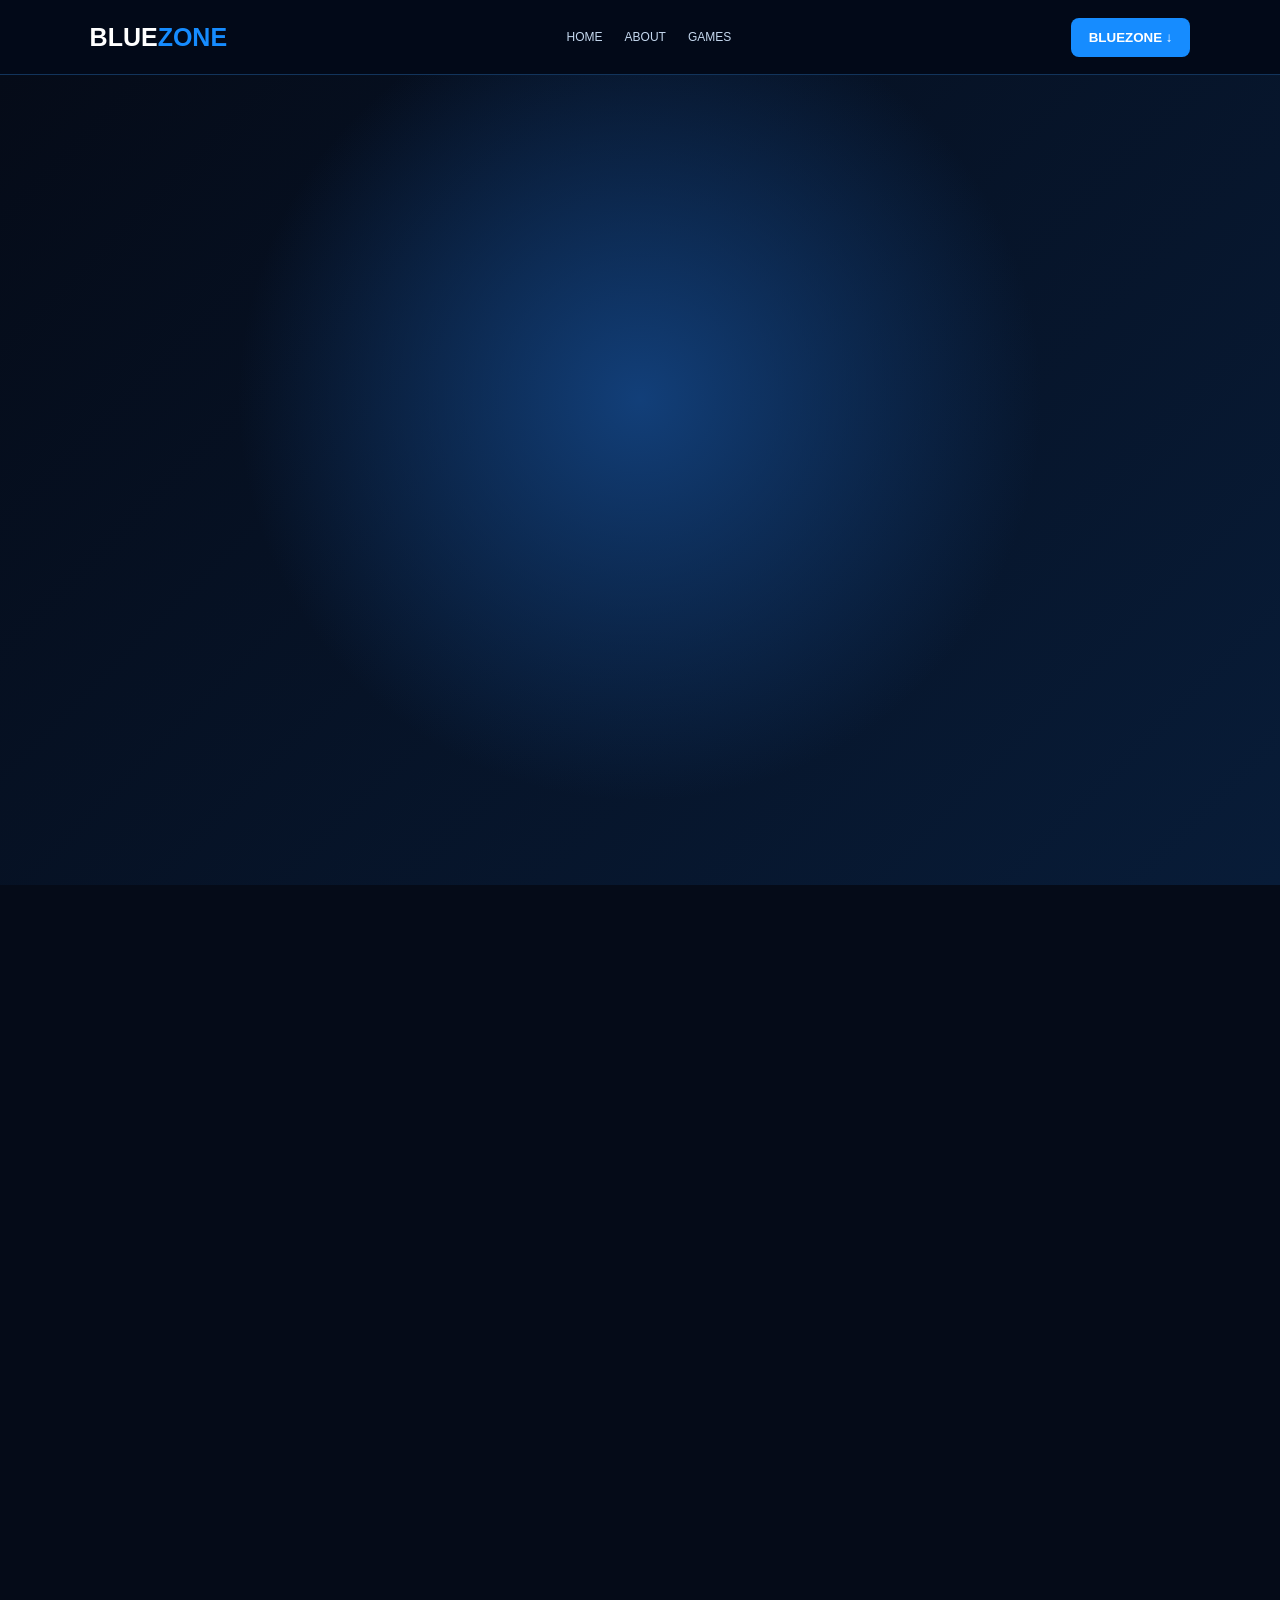
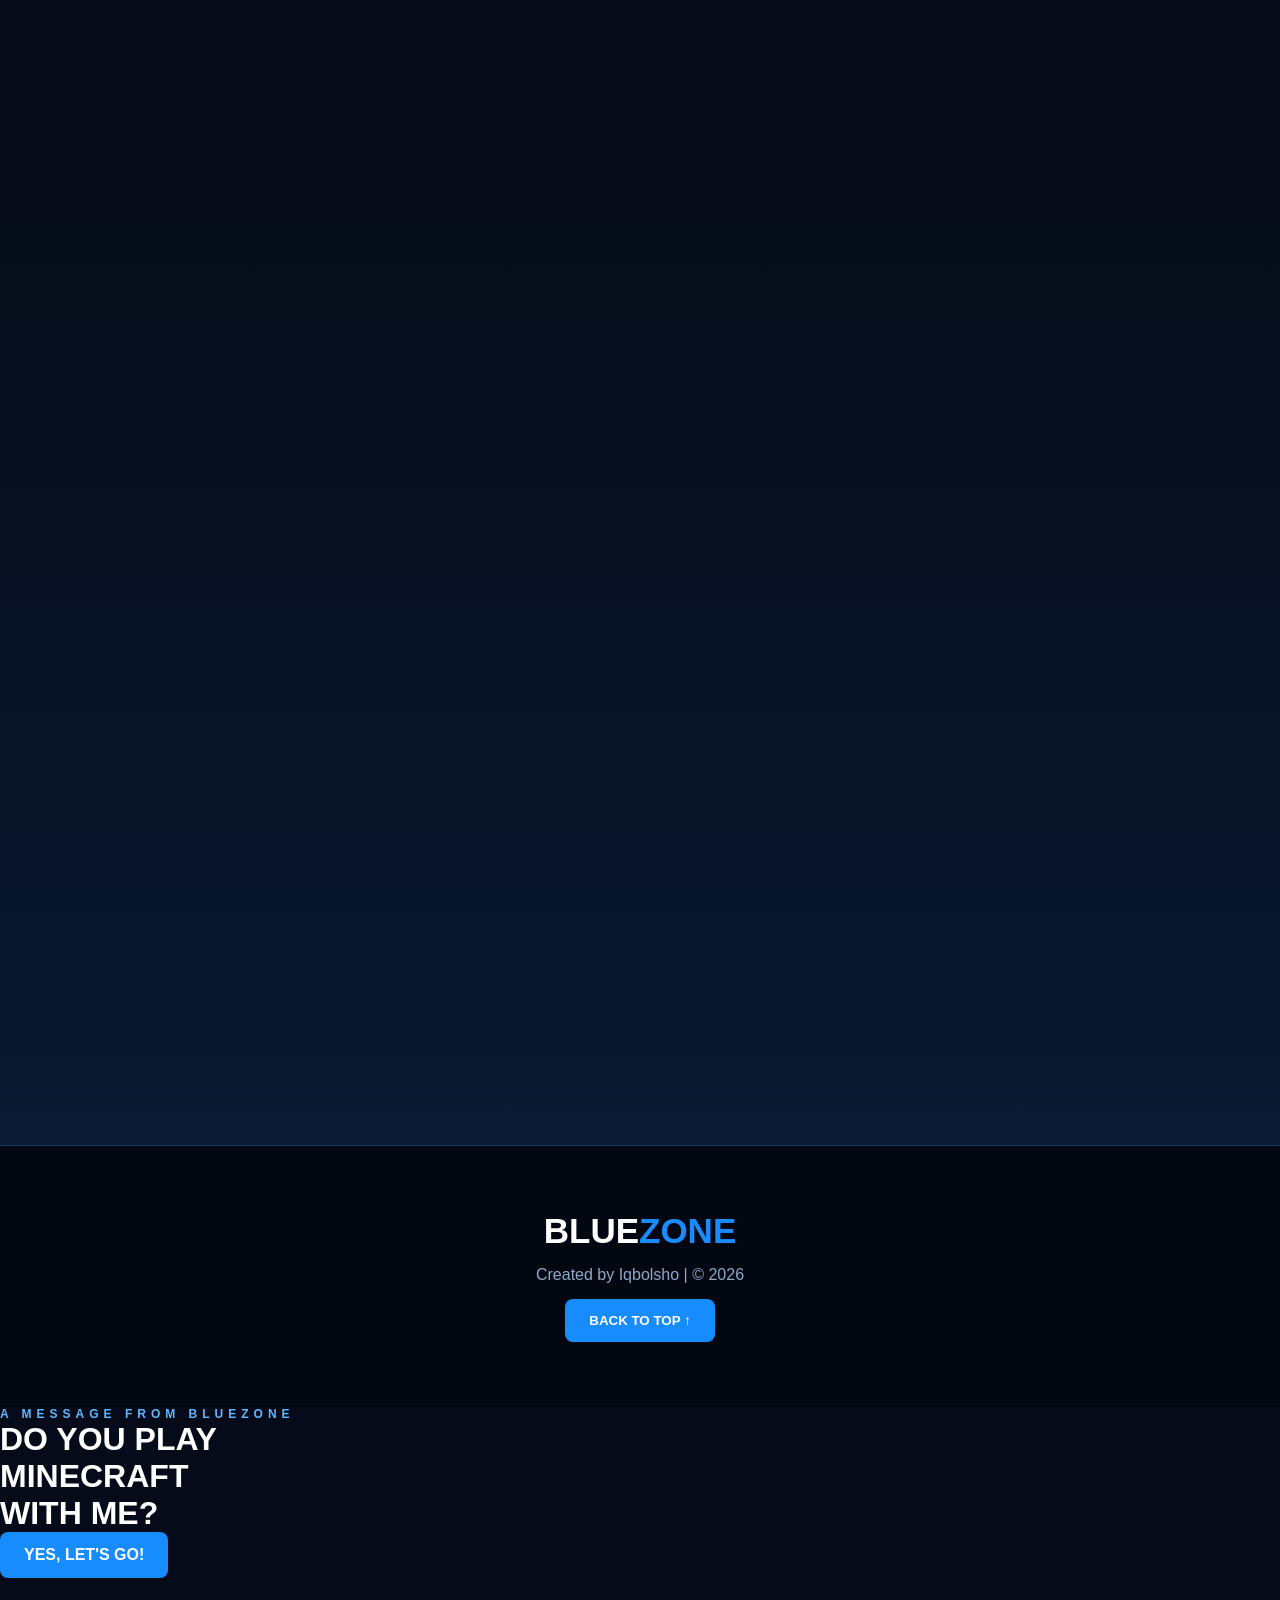
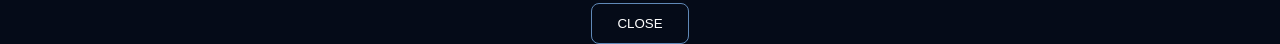
<file: index.HTML>
<!DOCTYPE html>
<html lang="en">
<head>
    <meta charset="UTF-8">
    <meta name="viewport" content="width=device-width, initial-scale=1.0">

    <title>BLUEZONE | Gaming World by Iqbolsho</title>

    <meta name="description" content="Welcome to BLUEZONE — your gaming world! Discover Minecraft, GTA, Free Fire, Minecraft launchers and mods.">
    <meta name="author" content="Iqbolsho">
    <meta name="robots" content="index, follow">

    <meta property="og:title" content="BLUEZONE - Gaming World">
    <meta property="og:description" content="Explore games, launchers and Minecraft mods!">
    <meta property="og:type" content="website">
    <meta property="og:url" content="https://iqbolsho.github.io/BLUEZONE/">

    <link rel="canonical" href="https://iqbolsho.github.io/BLUEZONE/">
    <link rel="stylesheet" href="style.css">
</head>

<body>

<header>
    <a href="#home" class="logo">BLUE<span>ZONE</span></a>

    <nav>
        <a href="#home">HOME</a>
        <a href="#about">ABOUT</a>
        <a href="#games">GAMES</a>
    </nav>

    <button class="top-button" id="bottomButton">
        BLUEZONE ↓
    </button>
</header>

<section id="home" class="hero">
    <div class="hero-content reveal">
        <p class="small-title">WELCOME TO MY WORLD</p>
        <h1>WELCOME TO <span>BLUEZONE</span></h1>
        <p>Your ultimate gaming destination.</p>
        <a href="#games" class="main-btn">EXPLORE GAMES</a>
    </div>
</section>

<section id="about" class="section reveal">
    <h2>ABOUT <span>BLUEZONE</span></h2>
    <p>
        Welcome to BLUEZONE! Discover games, launchers,
        Minecraft mods and much more.
    </p>
</section>

<section id="games" class="section">
    <h2 class="reveal">MY <span>GAMES</span></h2>

    <div class="cards">

        <div class="card reveal">
            <div class="game-icon">⛏️</div>
            <h3>MINECRAFT</h3>
            <p>Explore your own world!</p>
            <a href="#launchers" class="game-btn">EXPLORE</a>
        </div>

        <div class="card reveal">
            <div class="game-icon">🚗</div>
            <h3>GTA</h3>
            <p>Welcome to the city!</p>
            <a href="https://www.rockstargames.com/"
               target="_blank" rel="noopener noreferrer"
               class="game-btn">VISIT WEBSITE</a>
        </div>

        <div class="card reveal">
            <div class="game-icon">🎮</div>
            <h3>FREE FIRE</h3>
            <p>Battle and survive!</p>
            <a href="https://ff.garena.com/"
               target="_blank" rel="noopener noreferrer"
               class="game-btn">VISIT WEBSITE</a>
        </div>

    </div>
</section>

<section id="launchers" class="section launchers-section">

    <p class="small-title reveal">MINECRAFT CORNER</p>
    <h2 class="reveal">LAUNCHERS <span>& MODS</span></h2>

    <p class="section-description reveal">
        Discover Minecraft launchers and mod platforms.
    </p>

    <div class="cards">

        <div class="card launcher-card reveal">
            <div class="game-icon">🚀</div>
            <h3>SKLAUNCHER</h3>
            <p>Explore SKlauncher.</p>
            <a href="https://skmedix.pl/"
               class="game-btn sk-button"
               id="skButton">EXPLORE</a>
        </div>

        <div class="card launcher-card reveal">
            <div class="game-icon">🟩</div>
            <h3>TLAUNCHER</h3>
            <p>Minecraft launcher website.</p>
            <a href="https://tlauncher.org/"
               target="_blank" rel="noopener noreferrer"
               class="game-btn">VISIT</a>
        </div>

        <div class="card launcher-card reveal">
            <div class="game-icon">⚡</div>
            <h3>LEGACY LAUNCHER</h3>
            <p>Visit the project website.</p>
            <a href="https://llaun.ch/en"
               target="_blank" rel="noopener noreferrer"
               class="game-btn">VISIT</a>
        </div>

        <div class="card launcher-card reveal">
            <div class="game-icon">💎</div>
            <h3>PRISM LAUNCHER</h3>
            <p>Manage Minecraft instances.</p>
            <a href="https://prismlauncher.org/"
               target="_blank" rel="noopener noreferrer"
               class="game-btn">VISIT</a>
        </div>

        <div class="card launcher-card reveal">
            <div class="game-icon">🔷</div>
            <h3>OFFPRISM</h3>
            <p>A Prism Launcher fork.</p>
            <a href="https://github.com/offprism/launcher"
               target="_blank" rel="noopener noreferrer"
               class="game-btn">VISIT</a>
        </div>

        <div class="card launcher-card reveal">
            <div class="game-icon">🧩</div>
            <h3>MODRINTH</h3>
            <p>Discover Minecraft mods.</p>
            <a href="https://modrinth.com/"
               target="_blank" rel="noopener noreferrer"
               class="game-btn">EXPLORE</a>
        </div>

        <div class="card launcher-card reveal">
            <div class="game-icon">🔥</div>
            <h3>CURSEFORGE</h3>
            <p>Explore mods and modpacks.</p>
            <a href="https://www.curseforge.com/minecraft"
               target="_blank" rel="noopener noreferrer"
               class="game-btn">EXPLORE</a>
        </div>

    </div>
</section>

<footer id="footer">
    <h2>BLUE<span>ZONE</span></h2>
    <p>Created by Iqbolsho | © 2026</p>
    <button id="topButton" class="game-btn">BACK TO TOP ↑</button>
</footer>

<!-- SKLAUNCHER FULLSCREEN MESSAGE -->

<div class="sk-overlay" id="skOverlay">
    <div class="sk-message">
        <p class="small-title">A MESSAGE FROM BLUEZONE</p>

        <h1>
            DO YOU PLAY<br>
            <span>MINECRAFT</span><br>
            WITH ME?
        </h1>

        <a href="https://skmedix.pl/"
           target="_blank" rel="noopener noreferrer"
           class="main-btn">YES, LET'S GO!</a>

        <button id="closeOverlay" class="close-button">
            CLOSE
        </button>
    </div>
</div>

<script src="script.js"></script>

</body>
</html>
</file>
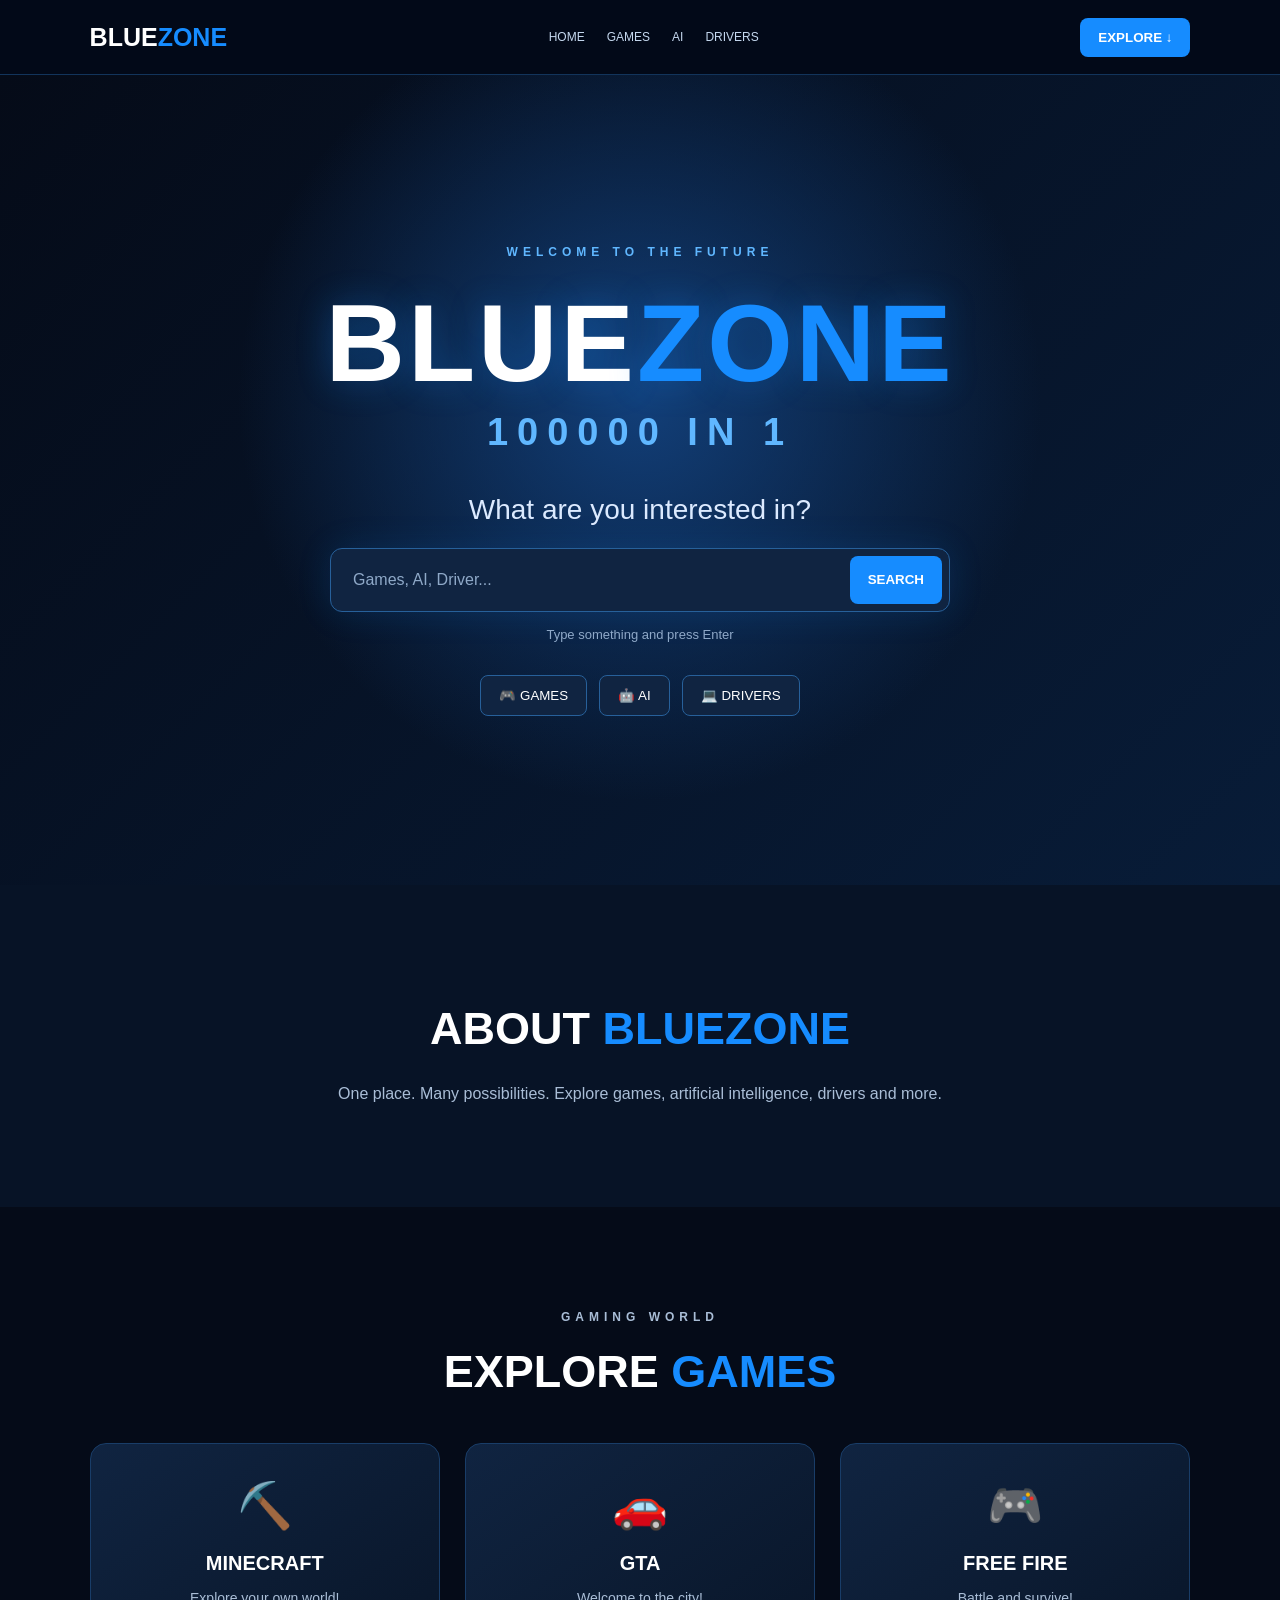
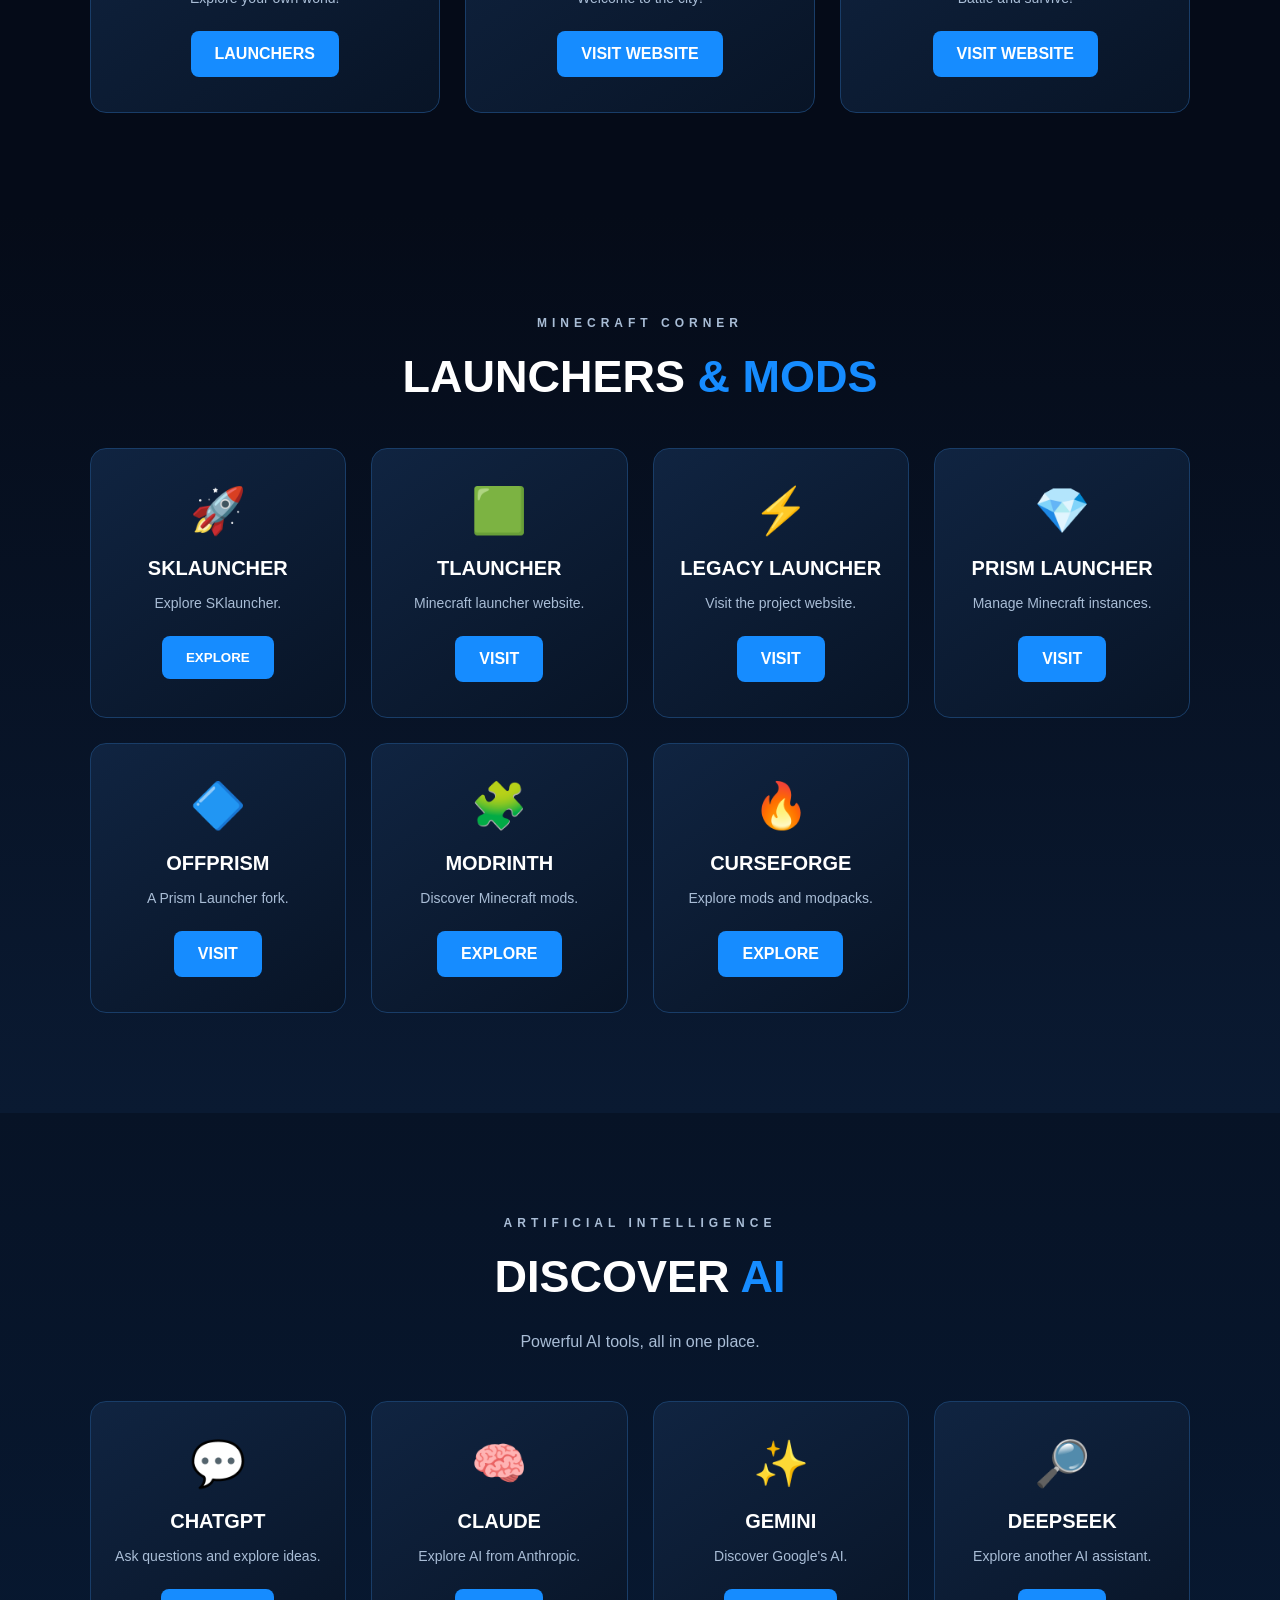
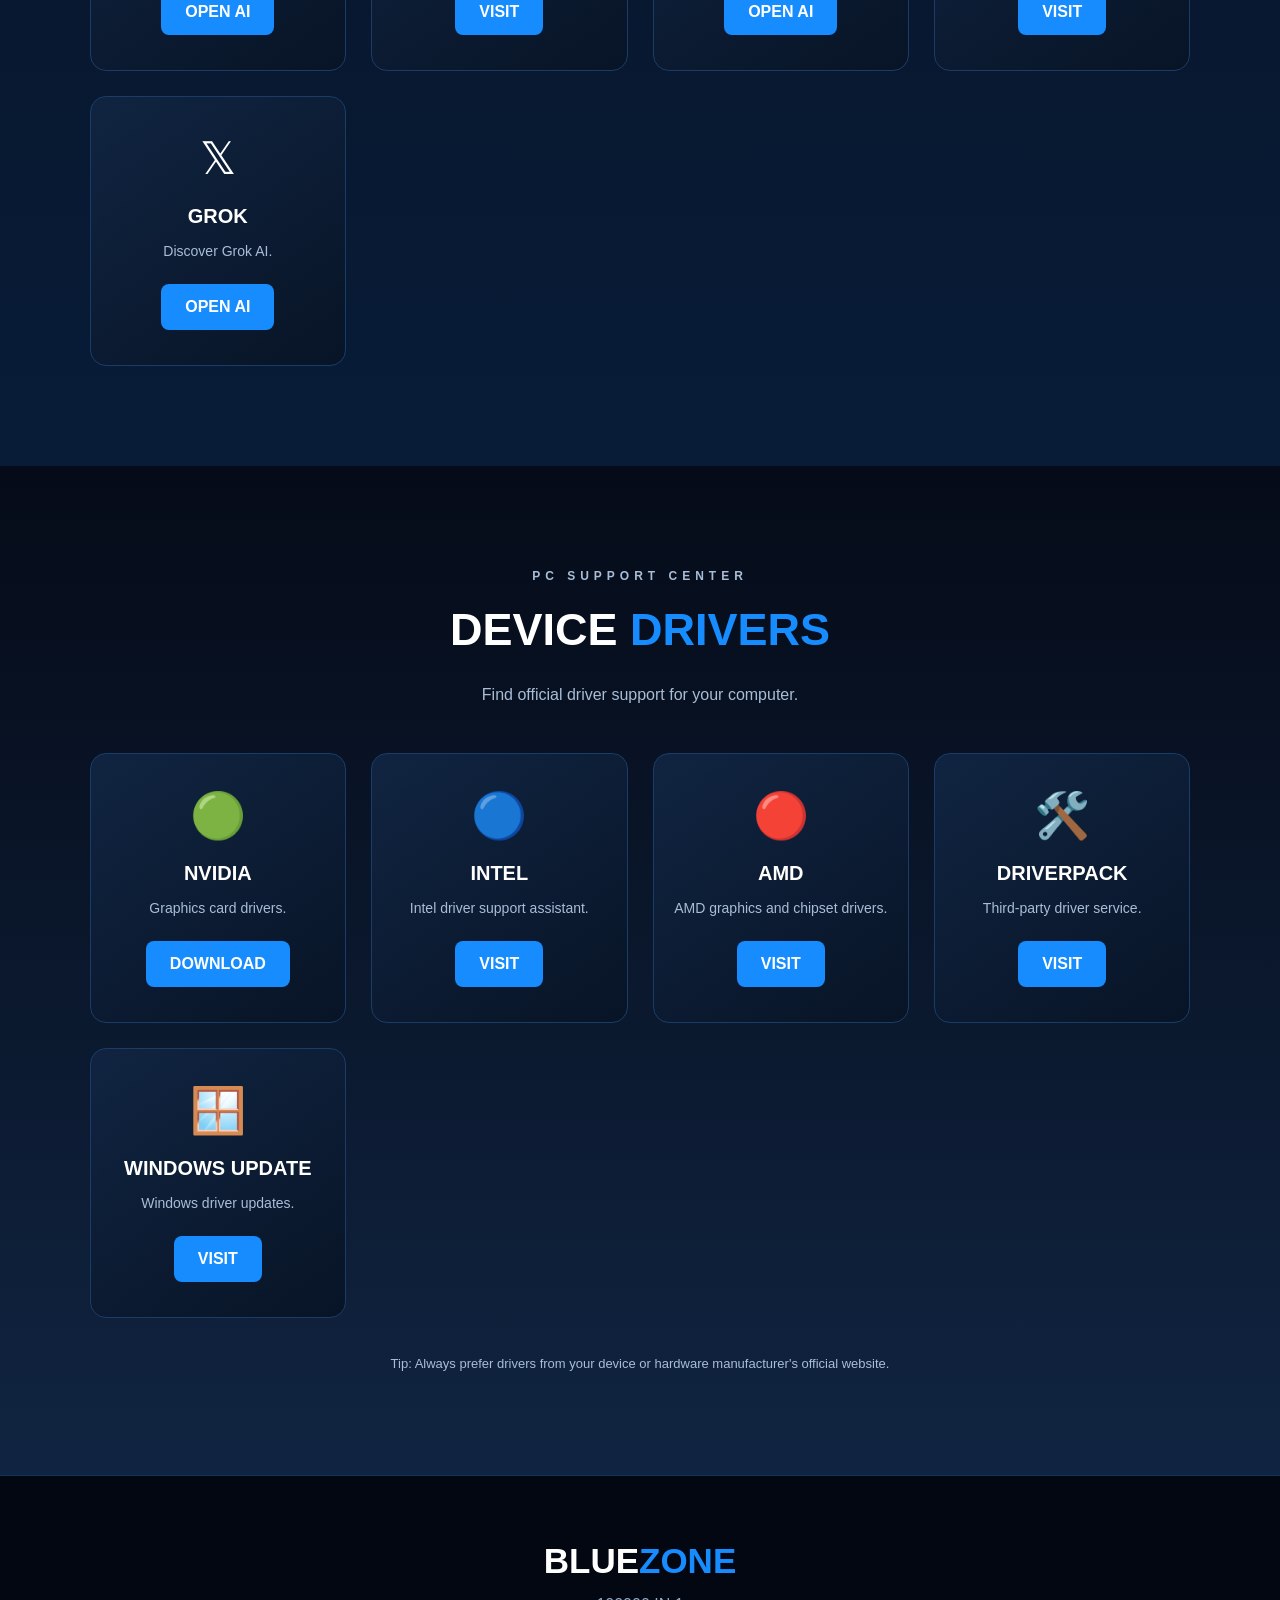
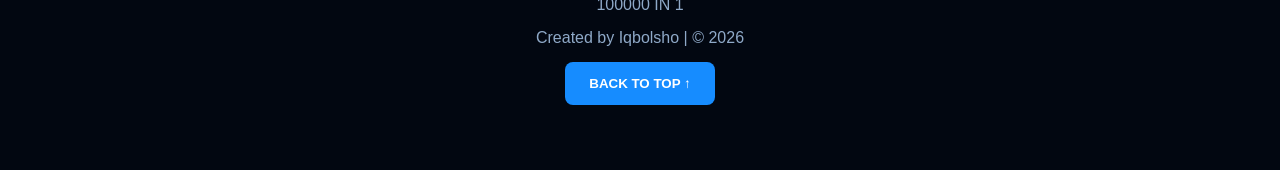
<file: index.html>
<!DOCTYPE html>
<html lang="en">
<head>
    <link rel="icon" type="image/png" href="favicon.png">
    <meta charset="UTF-8">
    <meta name="viewport" content="width=device-width, initial-scale=1.0">

    <title>BLUEZONE | 100000 in 1 by Iqbolsho</title>

    <meta name="description" content="BLUEZONE — 100000 in 1. Discover games, AI tools, Minecraft launchers, drivers and more.">
    <meta name="author" content="Iqbolsho">
    <meta name="robots" content="index, follow">

    <meta property="og:title" content="BLUEZONE | 100000 in 1">
    <meta property="og:description" content="Games, AI, drivers and much more in one place.">
    <meta property="og:type" content="website">
    <meta property="og:url" content="https://iqbolsho.github.io/BLUEZONE/">

    <link rel="canonical" href="https://iqbolsho.github.io/BLUEZONE/">
    <link rel="stylesheet" href="style.css">
</head>

<body>

<header>
    <a href="#home" class="logo">BLUE<span>ZONE</span></a>

    <nav>
        <a href="#home">HOME</a>
        <a href="#games">GAMES</a>
        <a href="#ai">AI</a>
        <a href="#drivers">DRIVERS</a>
    </nav>

    <button class="top-button" id="bottomButton">EXPLORE ↓</button>
</header>

<!-- HOME / SEARCH -->

<section id="home" class="hero">
    <div class="hero-content reveal">

        <p class="small-title">WELCOME TO THE FUTURE</p>

        <h1>BLUE<span>ZONE</span></h1>

        <h2 class="main-subtitle">100000 IN 1</h2>

        <p class="question">What are you interested in?</p>

        <div class="search-box">
            <input
                type="text"
                id="searchInput"
                placeholder="Games, AI, Driver..."
                autocomplete="off"
            >
            <button id="searchButton">SEARCH</button>
        </div>

        <p id="searchMessage" class="search-message">
            Type something and press Enter
        </p>

        <div class="quick-links">
            <button data-category="games">🎮 GAMES</button>
            <button data-category="ai">🤖 AI</button>
            <button data-category="drivers">💻 DRIVERS</button>
        </div>

    </div>
</section>

<!-- ABOUT -->

<section class="section about-section reveal">
    <h2>ABOUT <span>BLUEZONE</span></h2>
    <p>
        One place. Many possibilities.
        Explore games, artificial intelligence, drivers and more.
    </p>
</section>

<!-- GAMES -->

<section id="games" class="section">
    <p class="small-title reveal">GAMING WORLD</p>
    <h2 class="reveal">EXPLORE <span>GAMES</span></h2>

    <div class="cards">

        <div class="card reveal">
            <div class="game-icon">⛏️</div>
            <h3>MINECRAFT</h3>
            <p>Explore your own world!</p>
            <a href="#launchers" class="game-btn">LAUNCHERS</a>
        </div>

        <div class="card reveal">
            <div class="game-icon">🚗</div>
            <h3>GTA</h3>
            <p>Welcome to the city!</p>
            <a href="https://www.rockstargames.com/"
               target="_blank" rel="noopener noreferrer"
               class="game-btn">VISIT WEBSITE</a>
        </div>

        <div class="card reveal">
            <div class="game-icon">🎮</div>
            <h3>FREE FIRE</h3>
            <p>Battle and survive!</p>
            <a href="https://ff.garena.com/"
               target="_blank" rel="noopener noreferrer"
               class="game-btn">VISIT WEBSITE</a>
        </div>

    </div>
</section>

<!-- MINECRAFT LAUNCHERS -->

<section id="launchers" class="section launchers-section">

    <p class="small-title reveal">MINECRAFT CORNER</p>
    <h2 class="reveal">LAUNCHERS <span>& MODS</span></h2>

    <div class="cards">

        <div class="card reveal">
            <div class="game-icon">🚀</div>
            <h3>SKLAUNCHER</h3>
            <p>Explore SKlauncher.</p>
            <button class="game-btn" id="skButton">EXPLORE</button>
        </div>

        <div class="card reveal">
            <div class="game-icon">🟩</div>
            <h3>TLAUNCHER</h3>
            <p>Minecraft launcher website.</p>
            <a href="https://tlauncher.org/"
               target="_blank" rel="noopener noreferrer"
               class="game-btn">VISIT</a>
        </div>

        <div class="card reveal">
            <div class="game-icon">⚡</div>
            <h3>LEGACY LAUNCHER</h3>
            <p>Visit the project website.</p>
            <a href="https://llaun.ch/en"
               target="_blank" rel="noopener noreferrer"
               class="game-btn">VISIT</a>
        </div>

        <div class="card reveal">
            <div class="game-icon">💎</div>
            <h3>PRISM LAUNCHER</h3>
            <p>Manage Minecraft instances.</p>
            <a href="https://prismlauncher.org/"
               target="_blank" rel="noopener noreferrer"
               class="game-btn">VISIT</a>
        </div>

        <div class="card reveal">
            <div class="game-icon">🔷</div>
            <h3>OFFPRISM</h3>
            <p>A Prism Launcher fork.</p>
            <a href="https://github.com/offprism/launcher"
               target="_blank" rel="noopener noreferrer"
               class="game-btn">VISIT</a>
        </div>

        <div class="card reveal">
            <div class="game-icon">🧩</div>
            <h3>MODRINTH</h3>
            <p>Discover Minecraft mods.</p>
            <a href="https://modrinth.com/"
               target="_blank" rel="noopener noreferrer"
               class="game-btn">EXPLORE</a>
        </div>

        <div class="card reveal">
            <div class="game-icon">🔥</div>
            <h3>CURSEFORGE</h3>
            <p>Explore mods and modpacks.</p>
            <a href="https://www.curseforge.com/minecraft"
               target="_blank" rel="noopener noreferrer"
               class="game-btn">EXPLORE</a>
        </div>

    </div>
</section>

<!-- AI -->

<section id="ai" class="section ai-section">

    <p class="small-title reveal">ARTIFICIAL INTELLIGENCE</p>
    <h2 class="reveal">DISCOVER <span>AI</span></h2>

    <p class="section-description reveal">
        Powerful AI tools, all in one place.
    </p>

    <div class="cards">

        <div class="card reveal">
            <div class="game-icon">💬</div>
            <h3>CHATGPT</h3>
            <p>Ask questions and explore ideas.</p>
            <a href="https://chatgpt.com/"
               class="game-btn ai-button"
               data-ai="chatgpt">OPEN AI</a>
        </div>

        <div class="card reveal">
            <div class="game-icon">🧠</div>
            <h3>CLAUDE</h3>
            <p>Explore AI from Anthropic.</p>
            <a href="https://claude.ai/"
               target="_blank" rel="noopener noreferrer"
               class="game-btn">VISIT</a>
        </div>

        <div class="card reveal">
            <div class="game-icon">✨</div>
            <h3>GEMINI</h3>
            <p>Discover Google's AI.</p>
            <a href="https://gemini.google.com/"
               class="game-btn ai-button"
               data-ai="gemini">OPEN AI</a>
        </div>

        <div class="card reveal">
            <div class="game-icon">🔎</div>
            <h3>DEEPSEEK</h3>
            <p>Explore another AI assistant.</p>
            <a href="https://chat.deepseek.com/"
               target="_blank" rel="noopener noreferrer"
               class="game-btn">VISIT</a>
        </div>

        <div class="card reveal">
            <div class="game-icon">𝕏</div>
            <h3>GROK</h3>
            <p>Discover Grok AI.</p>
            <a href="https://grok.com/"
               class="game-btn ai-button"
               data-ai="grok">OPEN AI</a>
        </div>

    </div>
</section>

<!-- DRIVERS -->

<section id="drivers" class="section drivers-section">

    <p class="small-title reveal">PC SUPPORT CENTER</p>
    <h2 class="reveal">DEVICE <span>DRIVERS</span></h2>

    <p class="section-description reveal">
        Find official driver support for your computer.
    </p>

    <div class="cards">

        <div class="card reveal">
            <div class="game-icon">🟢</div>
            <h3>NVIDIA</h3>
            <p>Graphics card drivers.</p>
            <a href="https://www.nvidia.com/Download/index.aspx"
               target="_blank" rel="noopener noreferrer"
               class="game-btn">DOWNLOAD</a>
        </div>

        <div class="card reveal">
            <div class="game-icon">🔵</div>
            <h3>INTEL</h3>
            <p>Intel driver support assistant.</p>
            <a href="https://www.intel.com/content/www/us/en/support/detect.html"
               target="_blank" rel="noopener noreferrer"
               class="game-btn">VISIT</a>
        </div>

        <div class="card reveal">
            <div class="game-icon">🔴</div>
            <h3>AMD</h3>
            <p>AMD graphics and chipset drivers.</p>
            <a href="https://www.amd.com/en/support/download/drivers.html"
               target="_blank" rel="noopener noreferrer"
               class="game-btn">VISIT</a>
        </div>

        <div class="card reveal">
            <div class="game-icon">🛠️</div>
            <h3>DRIVERPACK</h3>
            <p>Third-party driver service.</p>
            <a href="https://driverpack.io/en"
               target="_blank" rel="noopener noreferrer"
               class="game-btn">VISIT</a>
        </div>

        <div class="card reveal">
            <div class="game-icon">🪟</div>
            <h3>WINDOWS UPDATE</h3>
            <p>Windows driver updates.</p>
            <a href="https://support.microsoft.com/windows"
               target="_blank" rel="noopener noreferrer"
               class="game-btn">VISIT</a>
        </div>

    </div>

    <p class="driver-warning">
        Tip: Always prefer drivers from your device or hardware manufacturer's official website.
    </p>
</section>

<!-- FOOTER -->

<footer id="footer">
    <h2>BLUE<span>ZONE</span></h2>
    <p>100000 IN 1</p>
    <p>Created by Iqbolsho | © 2026</p>
    <button id="topButton" class="game-btn">BACK TO TOP ↑</button>
</footer>

<!-- SKLAUNCHER POPUP -->

<div class="overlay" id="skOverlay">
    <div class="popup">
        <p class="small-title">A MESSAGE FROM BLUEZONE</p>

        <h1>
            DO YOU PLAY<br>
            <span>MINECRAFT</span><br>
            WITH ME?
        </h1>

        <a href="https://skmedix.pl/"
           target="_blank" rel="noopener noreferrer"
           class="main-btn">YES, LET'S GO!</a>

        <button class="close-button" id="closeSk">CLOSE</button>
    </div>
</div>

<!-- AI POPUP -->

<div class="overlay" id="aiOverlay">
    <div class="popup">
        <p class="small-title">BLUEZONE AI CENTER</p>

        <h1>
            NEED <span>AI?</span>
        </h1>

        <p class="popup-description">
            Your AI assistant is waiting for you.
        </p>

        <a id="aiContinue"
           href="https://chatgpt.com/"
           target="_blank" rel="noopener noreferrer"
           class="main-btn">YES, LET'S GO!</a>

        <button class="close-button" id="closeAi">CLOSE</button>
    </div>
</div>

<script src="script.js"></script>

</body>
</html>
</file>
<file: style.css>
* {
    margin: 0;
    padding: 0;
    box-sizing: border-box;
}

:root {
    --blue: #168cff;
    --light-blue: #60b7ff;
    --dark: #050b18;
}

html {
    scroll-behavior: smooth;
    scroll-padding-top: 90px;
}

body {
    background: var(--dark);
    color: white;
    font-family: Arial, sans-serif;
    overflow-x: hidden;
}

header {
    position: sticky;
    top: 0;
    z-index: 100;
    min-height: 75px;
    padding: 15px 7%;
    background: rgba(3, 10, 25, 0.94);
    backdrop-filter: blur(15px);
    display: flex;
    align-items: center;
    justify-content: space-between;
    gap: 15px;
    border-bottom: 1px solid #12345b;
}

.logo {
    font-size: 25px;
    font-weight: 900;
    color: white;
    text-decoration: none;
}

.logo span,
h2 span,
footer span {
    color: var(--blue);
}

nav {
    display: flex;
    gap: 22px;
}

nav a {
    color: #c5d8ef;
    text-decoration: none;
    font-size: 12px;
    transition: 0.3s;
}

nav a:hover {
    color: var(--light-blue);
}

button,
a {
    cursor: pointer;
}

.top-button,
#searchButton {
    background: var(--blue);
    border: none;
    color: white;
    padding: 12px 18px;
    border-radius: 8px;
    font-weight: bold;
    transition: 0.3s;
}

.top-button:hover,
#searchButton:hover,
.game-btn:hover,
.main-btn:hover {
    transform: translateY(-4px);
    box-shadow: 0 0 25px #168cff88;
}

/* HERO */

.hero {
    min-height: 90vh;
    display: flex;
    align-items: center;
    justify-content: center;
    text-align: center;
    padding: 60px 20px;
    background:
        radial-gradient(circle at 50% 40%, #123f79 0%, transparent 50%),
        linear-gradient(135deg, #050b18, #081c38);
}

.hero-content {
    width: 100%;
    max-width: 850px;
}

.small-title {
    color: var(--light-blue);
    letter-spacing: 5px;
    font-size: 12px;
    font-weight: bold;
}

.hero h1 {
    font-size: clamp(55px, 10vw, 110px);
    margin: 20px 0 5px;
    font-weight: 900;
    letter-spacing: 3px;
    text-shadow: 0 0 35px #168cff55;
}

.hero h1 span {
    color: var(--blue);
}

.main-subtitle {
    color: var(--light-blue);
    font-size: clamp(22px, 5vw, 38px);
    letter-spacing: 9px;
    margin-bottom: 40px;
}

.question {
    font-size: clamp(20px, 4vw, 28px);
    margin-bottom: 22px;
    color: #dceaff;
}

.search-box {
    display: flex;
    max-width: 620px;
    margin: auto;
    padding: 7px;
    background: #102441;
    border: 1px solid #27609a;
    border-radius: 12px;
    box-shadow: 0 0 35px #168cff22;
}

.search-box input {
    flex: 1;
    min-width: 0;
    background: transparent;
    border: none;
    outline: none;
    padding: 15px;
    color: white;
    font-size: 16px;
}

.search-box input::placeholder {
    color: #8fa9c8;
}

.search-message {
    color: #8fa9c8;
    font-size: 13px;
    margin-top: 15px;
    min-height: 18px;
}

.quick-links {
    display: flex;
    justify-content: center;
    flex-wrap: wrap;
    gap: 12px;
    margin-top: 30px;
}

.quick-links button {
    padding: 12px 18px;
    border: 1px solid #27609a;
    background: #102441;
    color: white;
    border-radius: 8px;
    transition: 0.3s;
}

.quick-links button:hover {
    background: var(--blue);
    transform: translateY(-4px);
}

/* SECTIONS */

.section {
    padding: 100px 7%;
    text-align: center;
}

.section h2 {
    font-size: clamp(28px, 5vw, 45px);
    margin: 18px 0 25px;
}

.section > p {
    color: #a9bdd6;
    line-height: 1.7;
}

.about-section {
    background: #071326;
}

.about-section p {
    max-width: 650px;
    margin: auto;
}

.cards {
    display: grid;
    grid-template-columns: repeat(auto-fit, minmax(220px, 1fr));
    gap: 25px;
    margin-top: 45px;
}

.card {
    background: linear-gradient(145deg, #102441, #081426);
    border: 1px solid #193d68;
    border-radius: 16px;
    padding: 35px 20px;
    transition: 0.35s;
}

.card:hover {
    transform: translateY(-10px) scale(1.02);
    border-color: var(--blue);
    box-shadow: 0 15px 35px #006eff33;
}

.game-icon {
    font-size: 45px;
    margin-bottom: 20px;
}

.card h3 {
    margin-bottom: 15px;
    font-size: 20px;
}

.card p {
    color: #a9bdd6;
    margin-bottom: 25px;
    font-size: 14px;
}

.game-btn,
.main-btn {
    display: inline-block;
    text-decoration: none;
    border: none;
    background: var(--blue);
    color: white;
    padding: 14px 24px;
    border-radius: 8px;
    font-weight: bold;
    transition: 0.3s;
}

.launchers-section {
    background: linear-gradient(180deg, #050b18, #0a1a32);
}

.ai-section {
    background: linear-gradient(180deg, #071326, #081c38);
}

.drivers-section {
    background: linear-gradient(180deg, #050b18, #102441);
}

.section-description {
    margin-bottom: 25px;
}

.driver-warning {
    max-width: 700px;
    margin: 35px auto 0;
    font-size: 13px;
}

footer {
    padding: 65px 20px;
    text-align: center;
    background: #020711;
    border-top: 1px solid #12345b;
}

footer h2 {
    font-size: 35px;
    margin-bottom: 15px;
}

footer p {
    color: #8fa9c8;
    margin-bottom: 15px;
}

/* ANIMATIONS */

body.js-ready .reveal {
    opacity: 0;
    transform: translateY(35px);
    transition: opacity 0.8s ease, transform 0.8s ease;
}

body.js-ready .reveal.visible {
    opacity: 1;
    transform: translateY(0);
}

/* POPUPS */

.overlay {
    position: fixed;
    inset: 0;
    z-index: 9999;
    background: radial-gradient(circle, #123f79, #030916 75%);
    display: flex;
    justify-content: center;
    align-items: center;
    text-align: center;
    padding: 25px;
    opacity: 0;
    visibility: hidden;
    transition: 0.4s;
}

.overlay.active {
    opacity: 1;
    visibility: visible;
}

.popup {
    max-width: 750px;
    transform: scale(0.7);
    transition: 0.4s;
}

.overlay.active .popup {
    transform: scale(1);
}

.popup h1 {
    font-size: clamp(35px, 8vw, 75px);
    line-height: 1.2;
    margin: 30px 0;
}

.popup h1 span {
    color: var(--light-blue);
    text-shadow: 0 0 30px var(--blue);
}

.popup-description {
    color: #c5d8ef;
    margin-bottom: 30px;
}

.close-button {
    display: block;
    margin: 25px auto 0;
    background: transparent;
    border: 1px solid #6089b8;
    color: white;
    padding: 12px 25px;
    border-radius: 8px;
    transition: 0.3s;
}

.close-button:hover {
    background: #18365b;
}

/* MOBILE */

@media (max-width: 650px) {
    header {
        padding: 15px 4%;
        flex-wrap: wrap;
        justify-content: center;
    }

    nav {
        order: 3;
        width: 100%;
        justify-content: center;
        gap: 17px;
    }

    nav a {
        font-size: 11px;
    }

    .logo {
        font-size: 21px;
    }

    .top-button {
        padding: 10px;
        font-size: 11px;
    }

    .section {
        padding: 70px 5%;
    }

    .search-box {
        flex-direction: column;
        gap: 5px;
    }

    .search-box input {
        width: 100%;
    }

    #searchButton {
        width: 100%;
    }
}
</file>
